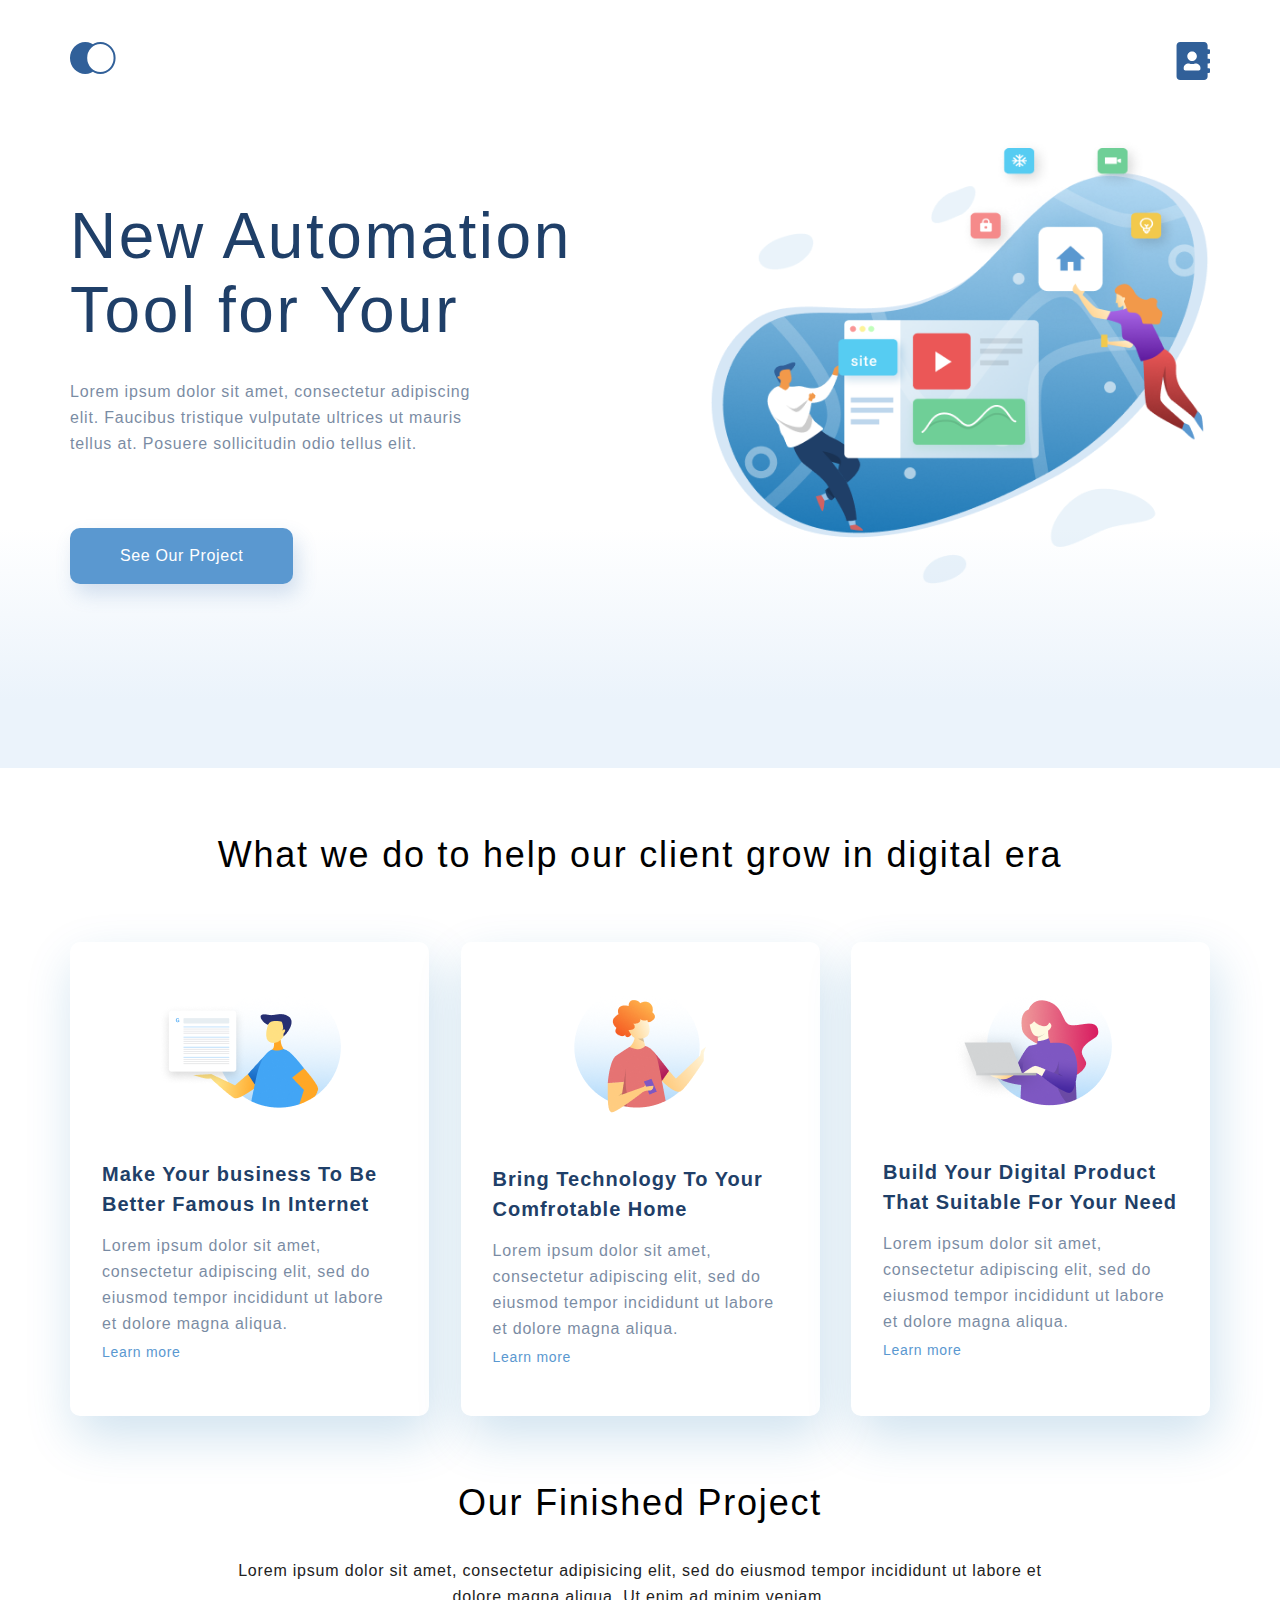
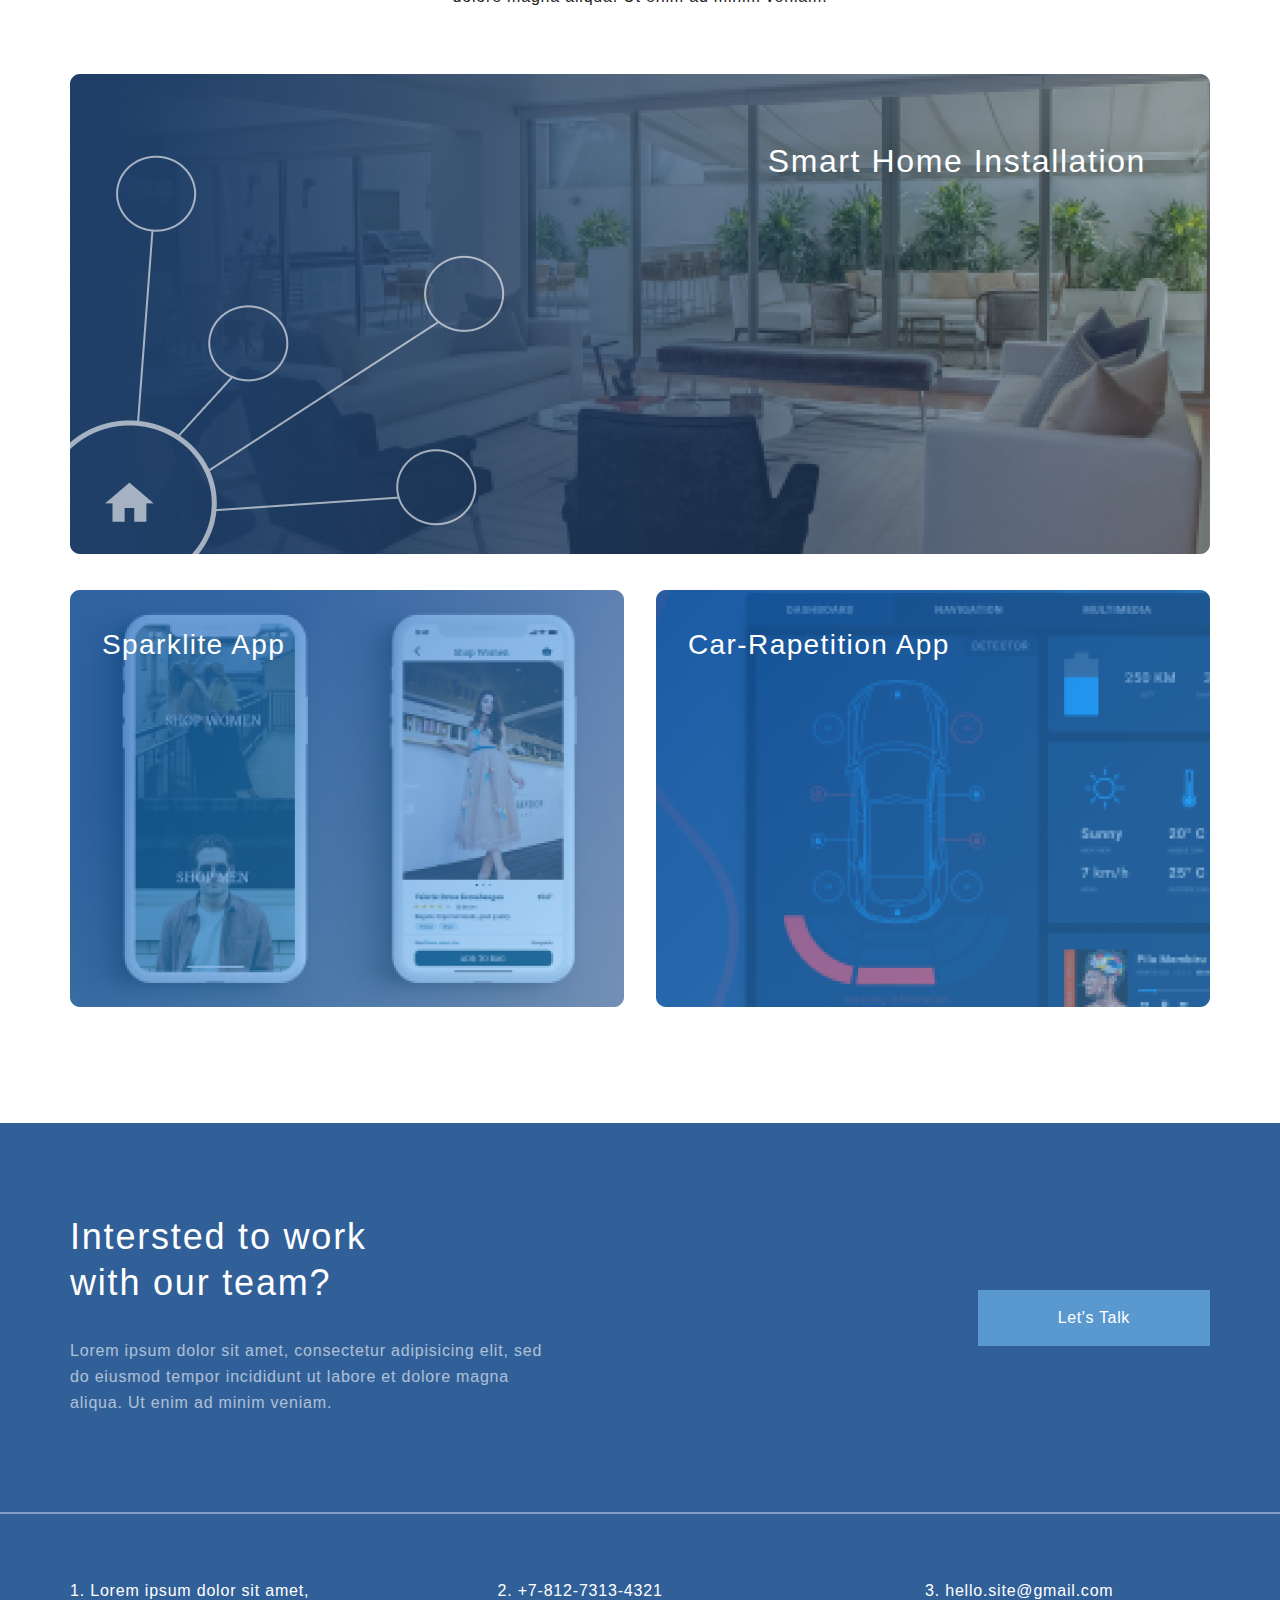
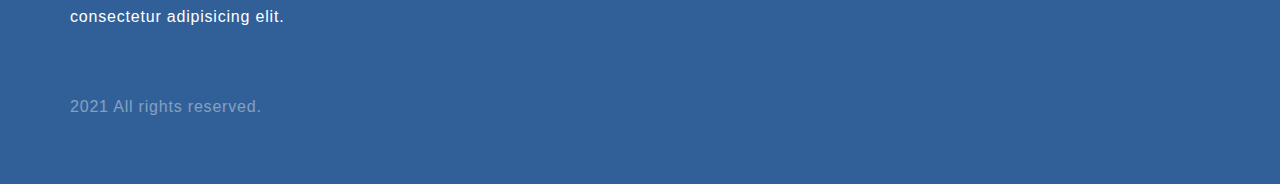
<file: index.html>
<!DOCTYPE html>
<html lang="en">
  <head>
    <meta charset="UTF-8" />
    <meta http-equiv="X-UA-Compatible" content="IE=edge" />
    <meta name="viewport" content="width=device-width, initial-scale=1.0" />
    <title>Главная</title>
    <link rel="stylesheet" href="style.css" />
  </head>
  <body>
    <div class="main-page">
      <div class="container top-box">
        <ul class="header">
          <li>
            <a href="index.html"><img src="img/main.svg" alt="main" /></a>
          </li>
          <li>
            <a href="contacts.html"
              ><img src="img/contact.svg" alt="contact"
            /></a>
          </li>
        </ul>
        <div class="top-info">
          <h1 class="top-heading">New Automation Tool for Your</h1>
          <p class="text top-text">
            Lorem ipsum dolor sit amet, consectetur adipiscing elit. Faucibus
            tristique vulputate ultrices ut mauris tellus at. Posuere
            sollicitudin odio tellus elit.
          </p>
          <a href="#" class="top-button">See Our Project</a>
        </div>
      </div>
    </div>

    <div class="info-page container">
      <h3 class="heading">What we do to help our client grow in digital era</h3>
      <div class="info-page-content">
        <div class="info-page-card">
          <img class="card-img" src="img/card-1.png" alt="card 1" />
          <h4 class="heading-mini">
            Make Your business To Be Better Famous In Internet
          </h4>
          <p class="text">
            Lorem ipsum dolor sit amet, consectetur adipiscing elit, sed do
            eiusmod tempor incididunt ut labore et dolore magna aliqua.
          </p>
          <a class="card-link" href="#">Learn more</a>
        </div>

        <div class="info-page-card">
          <img class="card-img" src="img/card-2.png" alt="card 2" />
          <h4 class="heading-mini">
            Bring Technology To Your Comfrotable Home
          </h4>
          <p class="text">
            Lorem ipsum dolor sit amet, consectetur adipiscing elit, sed do
            eiusmod tempor incididunt ut labore et dolore magna aliqua.
          </p>
          <a class="card-link" href="#">Learn more</a>
        </div>

        <div class="info-page-card">
          <img class="card-img" src="img/card-3.png" alt="card 3" />
          <h4 class="heading-mini">
            Build Your Digital Product That Suitable For Your Need
          </h4>
          <p class="text">
            Lorem ipsum dolor sit amet, consectetur adipiscing elit, sed do
            eiusmod tempor incididunt ut labore et dolore magna aliqua.
          </p>
          <a class="card-link" href="#">Learn more</a>
        </div>
      </div>
    </div>

    <div class="project container">
      <h3 class="heading">Our Finished Project</h3>
      <p class="text text-project">
        Lorem ipsum dolor sit amet, consectetur adipisicing elit, sed do eiusmod
        tempor incididunt ut labore et dolore magna aliqua. Ut enim ad minim
        veniam.
      </p>
      <div class="project-item">
        <img class="project-img" src="img/item-1.png" alt="item-1" />
        <p class="project-text">Smart Home Installation</p>
      </div>
      <div class="project-parent">
        <div class="project-item project-item-margin">
          <img class="project-img" src="img/item-2.png" alt="item-2" />
          <p class="project-text-down">Sparklite App</p>
        </div>

        <div class="project-item">
          <img class="project-img" src="img/item-3.png" alt="item-3" />
          <p class="project-text-down">Car-Rapetition App</p>
        </div>
      </div>
    </div>

    <div class="footer">
      <div class="container">
        <div class="footer-top">
          <div class="footer-info-text">
            <h3 class="heading">Intersted to work with our team?</h3>
            <p class="text footer-text">
              Lorem ipsum dolor sit amet, consectetur adipisicing elit, sed do
              eiusmod tempor incididunt ut labore et dolore magna aliqua. Ut
              enim ad minim veniam.
            </p>
          </div>
          <div class="footer-info-button">
            <form action="contacts.html" target="_blank">
              <button class="footer-button">Let's Talk</button>
            </form>
          </div>
        </div>
      </div>
      <hr class="line" />
      <div class="container">
        <div class="footer-bottom">
          <ol class="footer-contacts">
            <li class="footer-contacts-li">
              Lorem ipsum dolor sit amet, consectetur adipisicing elit.
            </li>
            <li class="footer-contacts-li">
              <a href="tel:+781273134321">+7-812-7313-4321</a>
            </li>
            <li class="footer-contacts-li">
              <a href="mailto:hello.site@gmail.com">hello.site@gmail.com</a>
            </li>
          </ol>
          <div class="rights text">
            <a href="bootstrap.html">2021 All rights reserved.</a>
            <!-- <p>2021 All rights reserved.</p> -->
          </div>
        </div>
      </div>
    </div>
  </body>
</html>
</file>
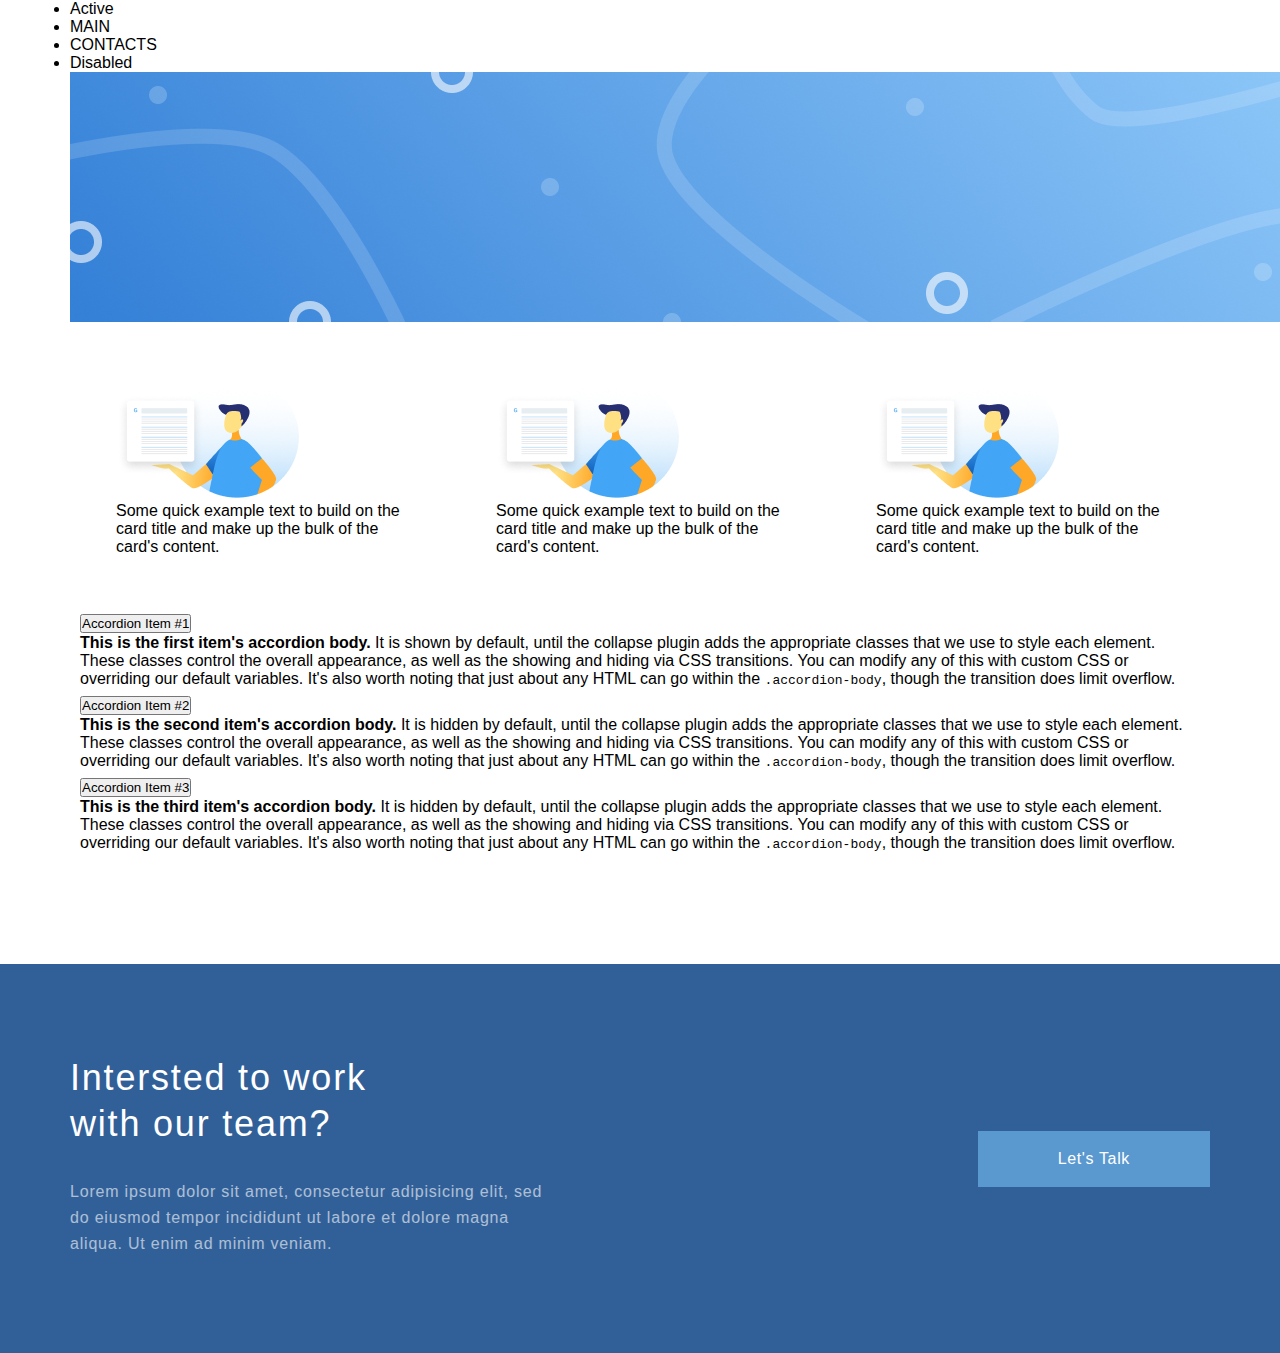
<file: bootstrap.html>
<!DOCTYPE html>
<html lang="en">
  <head>
    <!-- Required meta tags -->
    <meta charset="utf-8" />
    <meta name="viewport" content="width=device-width, initial-scale=1" />
    <link rel="stylesheet" href="style.css" />
    <!-- Bootstrap CSS -->
    <link
      href="https://cdn.jsdelivr.net/npm/bootstrap@5.1.3/dist/css/bootstrap.min.css"
      rel="stylesheet"
      integrity="sha384-1BmE4kWBq78iYhFldvKuhfTAU6auU8tT94WrHftjDbrCEXSU1oBoqyl2QvZ6jIW3"
      crossorigin="anonymous"
    />
    
    <title>BootstrapTest</title>
  </head>
  <body>
    <div class="container">
      <ul class="nav justify-content-end">
        <li class="nav-item">
          <a class="nav-link active" aria-current="page" href=#>Active</a>
        </li>
        <li class="nav-item">
          <a class="nav-link" href="index.html">MAIN</a>
        </li>
        <li class="nav-item">
          <a class="nav-link" href="contacts.html">CONTACTS</a>
        </li>
        <li class="nav-item">
          <a class="nav-link disabled">Disabled</a>
        </li>
      </ul>

      <img src="img/contacts-back.png" class="img-fluid" alt="...">

      <div class="item__cards">
      <div class="card" style="width: 18rem">
        <img src="img/card-1.png" class="card-img-top" alt="..." />
        <div class="card-body">
          <p class="card-text">
            Some quick example text to build on the card title and make up the
            bulk of the card's content.
          </p>
        </div>
      </div>
      <div class="card" style="width: 18rem">
        <img src="img/card-1.png" class="card-img-top" alt="..." />
        <div class="card-body">
          <p class="card-text">
            Some quick example text to build on the card title and make up the
            bulk of the card's content.
          </p>
        </div>
      </div>
      <div class="card" style="width: 18rem">
        <img src="img/card-1.png" class="card-img-top" alt="..." />
        <div class="card-body">
          <p class="card-text">
            Some quick example text to build on the card title and make up the
            bulk of the card's content.
          </p>
        </div>
      </div>
    </div>




    <div class="accordion" id="accordionPanelsStayOpenExample">
      <div class="accordion-item">
        <h2 class="accordion-header" id="panelsStayOpen-headingOne">
          <button class="accordion-button" type="button" data-bs-toggle="collapse" data-bs-target="#panelsStayOpen-collapseOne" aria-expanded="true" aria-controls="panelsStayOpen-collapseOne">
            Accordion Item #1
          </button>
        </h2>
        <div id="panelsStayOpen-collapseOne" class="accordion-collapse collapse show" aria-labelledby="panelsStayOpen-headingOne">
          <div class="accordion-body">
            <strong>This is the first item's accordion body.</strong> It is shown by default, until the collapse plugin adds the appropriate classes that we use to style each element. These classes control the overall appearance, as well as the showing and hiding via CSS transitions. You can modify any of this with custom CSS or overriding our default variables. It's also worth noting that just about any HTML can go within the <code>.accordion-body</code>, though the transition does limit overflow.
          </div>
        </div>
      </div>
      <div class="accordion-item">
        <h2 class="accordion-header" id="panelsStayOpen-headingTwo">
          <button class="accordion-button collapsed" type="button" data-bs-toggle="collapse" data-bs-target="#panelsStayOpen-collapseTwo" aria-expanded="false" aria-controls="panelsStayOpen-collapseTwo">
            Accordion Item #2
          </button>
        </h2>
        <div id="panelsStayOpen-collapseTwo" class="accordion-collapse collapse" aria-labelledby="panelsStayOpen-headingTwo">
          <div class="accordion-body">
            <strong>This is the second item's accordion body.</strong> It is hidden by default, until the collapse plugin adds the appropriate classes that we use to style each element. These classes control the overall appearance, as well as the showing and hiding via CSS transitions. You can modify any of this with custom CSS or overriding our default variables. It's also worth noting that just about any HTML can go within the <code>.accordion-body</code>, though the transition does limit overflow.
          </div>
        </div>
      </div>
      <div class="accordion-item">
        <h2 class="accordion-header" id="panelsStayOpen-headingThree">
          <button class="accordion-button collapsed" type="button" data-bs-toggle="collapse" data-bs-target="#panelsStayOpen-collapseThree" aria-expanded="false" aria-controls="panelsStayOpen-collapseThree">
            Accordion Item #3
          </button>
        </h2>
        <div id="panelsStayOpen-collapseThree" class="accordion-collapse collapse" aria-labelledby="panelsStayOpen-headingThree">
          <div class="accordion-body">
            <strong>This is the third item's accordion body.</strong> It is hidden by default, until the collapse plugin adds the appropriate classes that we use to style each element. These classes control the overall appearance, as well as the showing and hiding via CSS transitions. You can modify any of this with custom CSS or overriding our default variables. It's also worth noting that just about any HTML can go within the <code>.accordion-body</code>, though the transition does limit overflow.
          </div>
        </div>
      </div>
    </div>
  </div>
</div>

    <div class="footer">
      <div class="container">
        <div class="footer-top">
          <div class="footer-info-text">
            <h3 class="heading">Intersted to work with our team?</h3>
            <p class="text footer-text">
              Lorem ipsum dolor sit amet, consectetur adipisicing elit, sed do
              eiusmod tempor incididunt ut labore et dolore magna aliqua. Ut
              enim ad minim veniam.
            </p>
          </div>
          <div class="footer-info-button">
            <form action="contacts.html" target="_blank">
              <button class="footer-button">Let's Talk</button>
            </form>
          </div>
        </div>
      </div>
    </div>

    <script
      src="https://cdn.jsdelivr.net/npm/bootstrap@5.1.3/dist/js/bootstrap.bundle.min.js"
      integrity="sha384-ka7Sk0Gln4gmtz2MlQnikT1wXgYsOg+OMhuP+IlRH9sENBO0LRn5q+8nbTov4+1p"
      crossorigin="anonymous"
    ></script>
  </body>
</html>
</file>
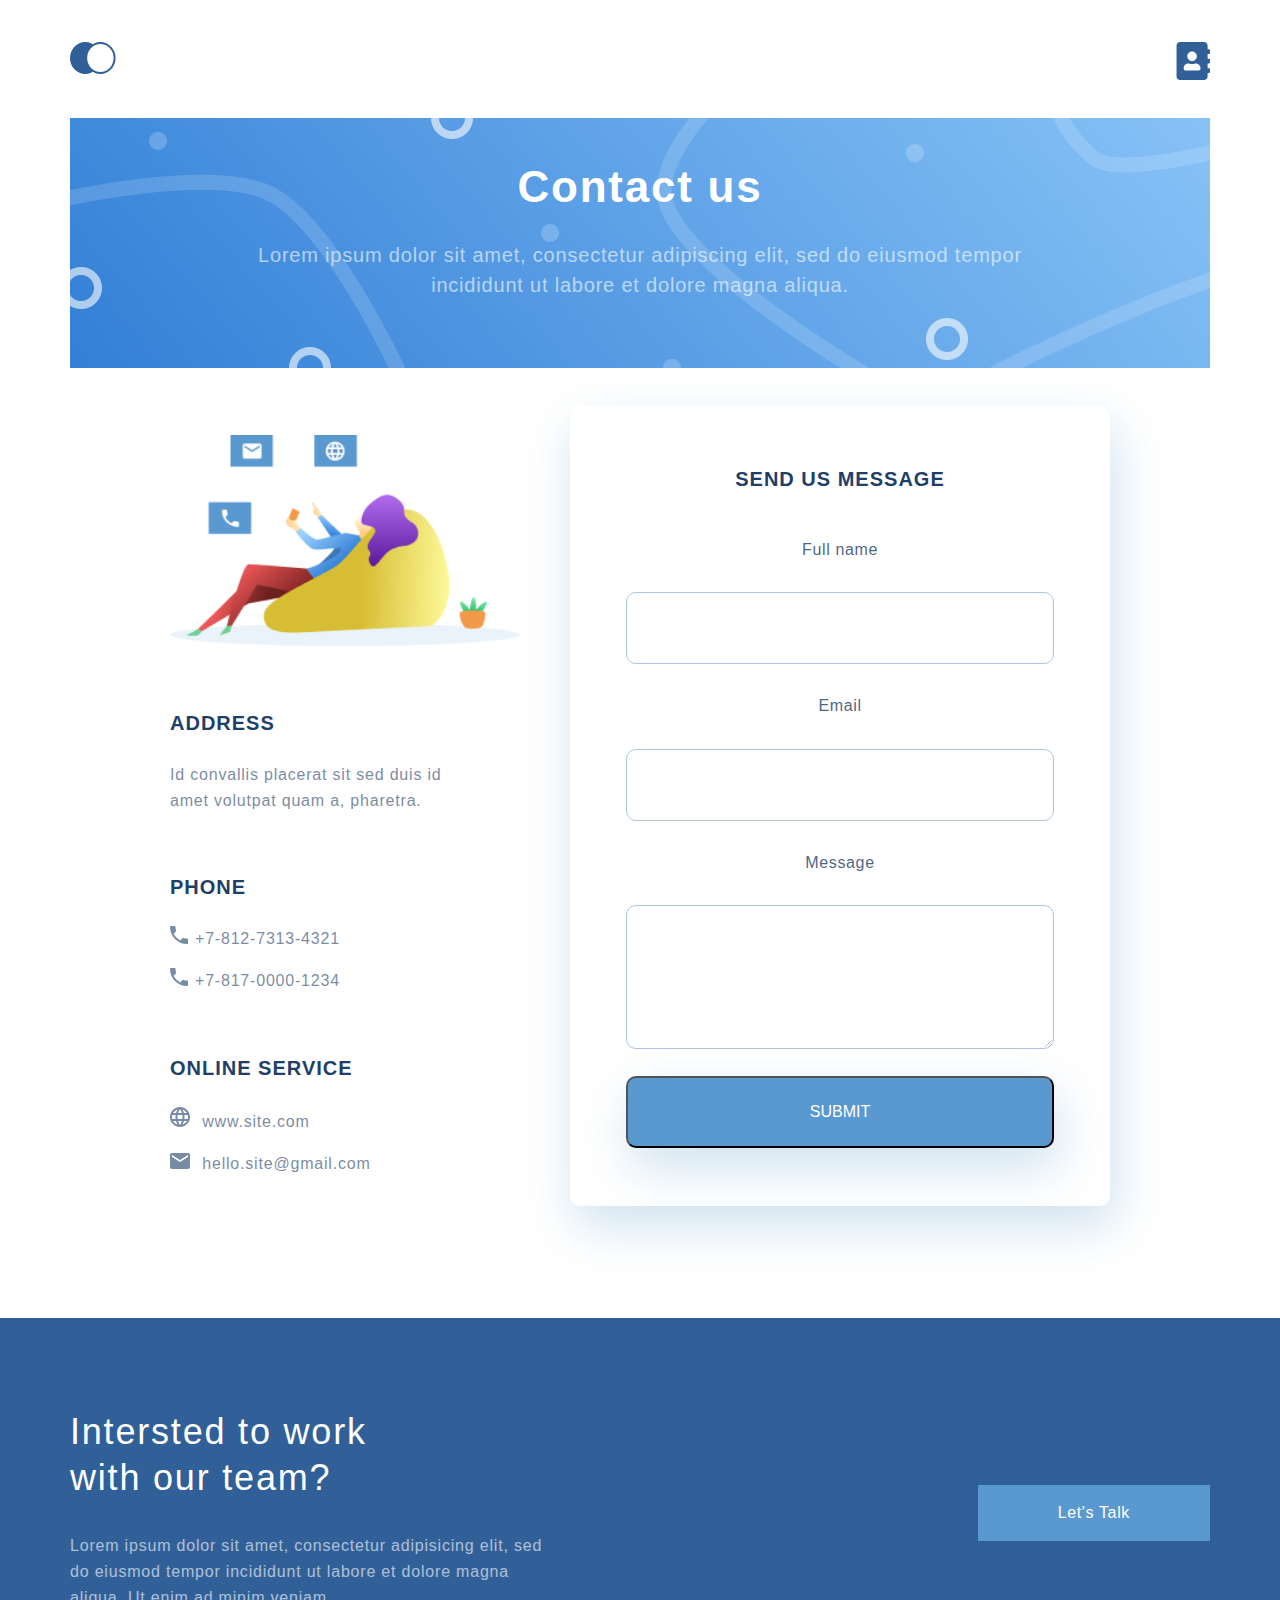
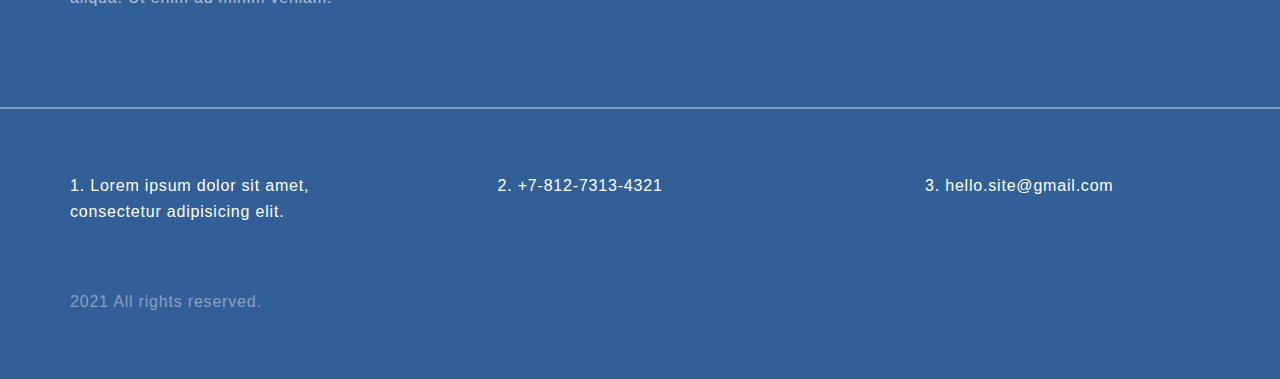
<file: contacts.html>
<!DOCTYPE html>
<html lang="en">
  <head>
    <meta charset="UTF-8" />
    <meta http-equiv="X-UA-Compatible" content="IE=edge" />
    <meta name="viewport" content="width=device-width, initial-scale=1.0" />
    <title>Контакты</title>
    <link rel="stylesheet" href="style.css" />
  </head>
  <body>
    <div class="container">
      <div class="main-menu">
        <ul class="header">
          <li>
            <a href="index.html"><img src="img/main.svg" alt="main" /></a>
          </li>
          <li>
            <a href="contacts.html"
              ><img src="img/contact.svg" alt="contact"
            /></a>
          </li>
        </ul>
      </div>
    </div>

    <div class="header-contact-us">
      <div class="container">
        <div class="cont-back"></div>
        <h2 class="contact-us-heading">Contact us</h2>
        <p class="contact-us-text">
          Lorem ipsum dolor sit amet, consectetur adipiscing elit, sed do
          eiusmod tempor incididunt ut labore et dolore magna aliqua.
        </p>
      </div>
    </div>

    <form action="#" class="container-contacts main">
      <div class="contact-info">
        <div class="contact-img">
          <img src="img/contact-pic.png" alt="contact" />
        </div>
        <div class="contact-address">
          <h4 class="heading-mini">ADDRESS</h4>
          <p class="text">
            Id convallis placerat sit sed duis id amet volutpat quam a,
            pharetra.
          </p>
        </div>
        <div class="contact-phone">
          <h4 class="heading-mini">PHONE</h4>
          <ul class="text">
            <li><a href="tel:+781273134321">+7-812-7313-4321</a></li>
            <li><a href="tel:+781700001234">+7-817-0000-1234</a></li>
          </ul>
        </div>
        <div class="contact-online">
          <h4 class="heading-mini">ONLINE SERVICE</h4>
          <ul class="text">
            <li>
              <a href="https://www.site.com">www.site.com</a>
            </li>
            <li>
              <a href="mailto:hello.site@gmail.com">hello.site@gmail.com</a>
            </li>
          </ul>
        </div>
      </div>
      <div class="contact-form">
        <h4 class="heading-mini">SEND US MESSAGE</h4>
        <p>Full name</p>
        <input class="input-textarea" type="text" />
        <p>Email</p>
        <input class="input-textarea" type="email" />
        <p>Message</p>
        <textarea class="input-textarea message"></textarea>
        <button class="button-contacts" type="submit">SUBMIT</button>
      </div>
    </form>
    <div class="container-contacts">
      <div class="map">
        <script
          async
          src="https://api-maps.yandex.ru/services/constructor/1.0/js/?um=constructor%3A1a77702e21cd202f0cd2a0712f1eec829f31b2befdc2cdaf3171ae927001780c&amp;width=940&amp;height=480&amp;lang=ru_RU&amp;scroll=true"
        ></script>
      </div>
    </div>

    <div class="footer">
      <div class="container">
        <div class="footer-top">
          <div class="footer-info-text">
            <h3 class="heading">Intersted to work with our team?</h3>
            <p class="text footer-text">
              Lorem ipsum dolor sit amet, consectetur adipisicing elit, sed do
              eiusmod tempor incididunt ut labore et dolore magna aliqua. Ut
              enim ad minim veniam.
            </p>
          </div>
          <div class="footer-info-button">
            <form action="contacts.html" target="_blank">
              <button class="footer-button">Let's Talk</button>
            </form>
          </div>
        </div>
      </div>
      <hr class="line" />
      <div class="container">
        <div class="footer-bottom">
          <ol class="footer-contacts">
            <li class="footer-contacts-li">
              Lorem ipsum dolor sit amet, consectetur adipisicing elit.
            </li>
            <li class="footer-contacts-li">
              <a href="tel:+781273134321">+7-812-7313-4321</a>
            </li>
            <li class="footer-contacts-li">
              <a href="mailto:hello.site@gmail.com">hello.site@gmail.com</a>
            </li>
          </ol>
          <div class="rights text">
            <a href="bootstrap.html">2021 All rights reserved.</a>
            <!-- <p>2021 All rights reserved.</p> -->
          </div>
        </div>
      </div>
    </div>
  </body>
</html>
</file>
<file: style.css>
* {
  margin: 0;
  padding: 0;
}
body {
  font-family: sans-serif;
}

a {
  color: inherit;
  text-decoration: none;
}

.text {
  color: #1f3f68;
  font-size: 16px;
  line-height: 26px;
  letter-spacing: 0.05em;
  opacity: 0.6;
}

.text-project {
  width: 75%;
  margin: 32px auto 64px;
  text-align: center;
  color: #222222;
  opacity: 1;
}

.contact-us-heading {
  font-size: 44px;
  line-height: 74px;
  text-align: center;
  letter-spacing: 0.04em;
  color: #ffffff;
  margin-top: 32px;
}

.contact-us-text {
  width: 780px;
  font-size: 20px;
  line-height: 30px;
  text-align: center;
  letter-spacing: 0.04em;
  color: rgba(255, 255, 255, 0.6);
  margin-top: 16px;
  margin-bottom: 106px;
}

.heading-mini {
  font-size: 20px;
  line-height: 30px;
  color: #1f3f68;
  letter-spacing: 0.05em;
  margin-bottom: 14px;
}

.heading {
  /* заголовки h3 */
  font-size: 36px;
  text-align: center;
  font-weight: 300;
  line-height: 46px;
  text-align: center;
  letter-spacing: 0.05em;
}

.container {
  max-width: 1140px;
  margin: 0 auto;
}

.container-contacts {
  max-width: 940px;
  margin: 0 auto;
}

.main-page {
  min-height: 768px;
  background: linear-gradient(
    0deg,
    #ebf3fb 8.84%,
    rgba(152, 195, 232, 0) 31.12%
  );
}

.header-contact-us .container {
  display: flex;
  flex-direction: column;
  align-items: center;
  background-image: url(img/contacts-back.png);
  background-repeat: no-repeat;
  margin-top: 34px;
}

.header {
  display: flex;
  justify-content: space-between;
  list-style-type: none;
  padding-top: 42px;
}

.top-box {
  display: flex;
  flex-direction: column;
  height: 100%;
}

.top-info {
  padding-top: 115px;
  flex-grow: 1;
  background-image: url(img/top-back.png);
  background-repeat: no-repeat;
  background-position: right bottom;
  background-size: 44%;
}

.top-heading {
  font-size: 64px;
  width: 510px;
  font-weight: 300;
  line-height: 74px;
  letter-spacing: 0.04em;
  color: #1f3f68;
  margin-bottom: 32px;
}

.top-text {
  width: 425px;
}

.top-button {
  font-size: 16px;
  line-height: 26px;
  text-align: center;
  letter-spacing: 0.04em;
  color: #ffffff;
  background: #5a98d0;
  box-shadow: 5px 10px 20px rgba(53, 110, 173, 0.2);
  border-radius: 10px;
  padding: 15px 50px;
  display: inline-block;
  margin-top: 71px;
  transition: 0.5s;
}

.info-page {
  padding-top: 64px;
  margin-bottom: 64px;
}

.info-page-content {
  display: flex;
  justify-content: space-between;
  padding-top: 64px;
}

.info-page-card {
  width: 359px;
  padding: 44px 32px;
  box-sizing: border-box;
  background: #ffffff;
  box-shadow: 5px 20px 50px rgba(16, 112, 177, 0.2);
  border-radius: 10px;
  background-color: #ffffff;
  display: flex;
  flex-direction: column;
  transition: 0.5s;
}

.card-img {
  align-self: center;
  margin-bottom: 51px;
}

.card-link {
  font-size: 14px;
  line-height: 30px;
  letter-spacing: 0.05em;
  color: #5a98d0;
}

.project-img {
  width: 100%;
}

.project-item {
  position: relative;
  flex-grow: 1;
}

.project-text {
  font-size: 32px;
  line-height: 46px;
  text-align: right;
  letter-spacing: 0.05em;
  color: #ffffff;
  position: absolute;
  top: 64px;
  right: 64px;
}

.project-parent {
  display: flex;
  margin-top: 32px;
  justify-content: space-between;
}

.project-item-margin {
  margin-right: 32px;
}

.project-text-down {
  font-size: 28px;
  line-height: 46px;
  letter-spacing: 0.05em;
  color: #ffffff;
  position: absolute;
  top: 32px;
  left: 32px;
}

.contact-form {
  width: 540px;
  height: 800px;
  padding: 44px 32px;
  box-sizing: border-box;
  background: #ffffff;
  box-shadow: 5px 20px 50px rgba(16, 112, 177, 0.2);
  border-radius: 10px;
  background-color: #ffffff;
  display: flex;
  flex-direction: column;
  align-items: center;
  justify-content: space-around;
  transition: 0.5s;
}

.contact-info {
  display: flex;
  flex-direction: column;
  justify-content: space-around;
}

.input-textarea {
  height: 72px;
}
.placeholder {
  margin-left: 36px;
}

.footer {
  background: #316099;
}

.footer-top {
  display: flex;
  justify-content: space-between;
  margin-top: 112px;
}

.footer-info-text {
  width: 495px;
}
.footer-info-text .heading {
  width: 340px;
  text-align: start;
  font-size: 36px;
  line-height: 46px;
  letter-spacing: 0.05em;
  color: #ffffff;
  margin-top: 91px;
  margin-bottom: 32px;
}

.footer-text {
  color: #ffffff;
  margin-bottom: 96px;
}

.footer-button {
  font-size: 16px;
  line-height: 26px;
  text-align: center;
  border: 0;
  letter-spacing: 0.04em;
  color: #ffffff;
  background: #5a98d0;
  padding: 15px 80px;

  display: inline-block;
  transition: 0.5s;
}

hr {
  opacity: 0.4;
  border: 1px solid #ffffff;
}

.footer-info-button {
  display: flex;
  align-items: center;
}

.main {
  display: flex;
  justify-content: space-between;
}

.map {
  margin: 50px 0px;
}
.map-img {
  width: 100%;
}

.footer-contacts {
  display: flex;
  justify-content: space-between;
  align-content: center;
  list-style-position: inside;
  font-size: 16px;
  line-height: 26px;
  letter-spacing: 0.05em;
  color: #ffffff;
  margin-top: 64px;
}

.footer-contacts-li {
  flex-basis: 25%;
}

.rights {
  color: #ffffff;
  opacity: 0.4;
  padding-top: 64px;
  padding-bottom: 64px;
}

.headline-two-contacts {
  font-weight: 500;
  font-size: 44px;
  text-align: center;
}

.contact-info h4 {
  margin-bottom: 24px;
}

.contact-info p {
  width: 299px;
}

.contact-phone ul {
  list-style-image: url(img/phone.svg);
  list-style-position: inside;
}

.contact-phone ul > *:not(:last-child) {
  margin-bottom: 16px;
}

.contact-online li:first-child {
  list-style-image: url(img/site.svg);
  list-style-position: inside;
}
.contact-online li:last-child {
  list-style-image: url(img/mail.svg);
  list-style-position: inside;
}
.contact-online ul > *:not(:last-child) {
  margin-bottom: 16px;
}

.input-textarea {
  border: 1px solid #356ead;
  box-sizing: border-box;
  border-radius: 10px;
  opacity: 0.4;
  width: 428px;
  height: 72px;
}

.message {
  height: 144px;
}

.contact-form p {
  font-size: 16px;
  line-height: 30px;
  letter-spacing: 0.04em;
  color: #1f3f68;
  opacity: 0.8;
  text-align: left;
}

.button-contacts {
  background: #5a98d0;
  box-shadow: 5px 20px 50px rgba(16, 112, 177, 0.2);
  border-radius: 10px;
  font-weight: 500;
  font-size: 16px;
  line-height: 26px;
  text-align: center;
  color: #ffffff;
  text-transform: uppercase;
  width: 428px;
  height: 72px;
  transition: 0.5s;
}
.contact-img img {
  width: 350px;
}

@media (min-width: 1025px) {
  .top-button:hover {
    transform: translateY(-3px);
    background: #0d4b81;
    box-shadow: 5px 10px 20px #0a3860;
  }

  .top-button:active {
    transform: translateY(-1px);
    background: #5a98d0;
    box-shadow: 5px 10px 20px rgba(53, 110, 173, 0.2);
  }

  .button-contacts:hover {
    transform: translateY(-3px);
    background: #0d4b81;
    box-shadow: 5px 10px 20px #0a3860;
  }

  .info-page-card:hover {
    box-shadow: 0px 0px 10px 4px #5892c5;
  }

  .footer-button:hover {
    transform: translateY(-3px);
    background: #0d4b81;
    box-shadow: 5px 10px 20px rgb(7, 3, 3);
  }

  .footer-button:active {
    transform: translateY(-1px);
  }
}

@media (max-width: 1024px) {
  .container {
    padding-left: 32px;
    padding-right: 32px;
  }
  .top-info {
    background-position: right bottom;
  }

  .info-page-content {
    flex-direction: column;
    align-items: center;
  }

  .info-page-card {
    margin-bottom: 32px;
  }

  .contact-us-text {
    width: 520px;
  }

  .main {
    flex-direction: column;
    align-items: center;
  }

  .contact-info h4 {
    margin-top: 40px;
  }

  .contact-form {
    margin-top: 64px;
    width: 520px;
    height: 780px;
  }

  .input-textarea {
    width: 412px;
    height: 70px;
  }

  .message {
    height: 140px;
  }

  .button-contacts {
    margin-top: 70px;
    width: 412px;
    height: 70px;
  }

  .footer .container {
    margin-left: 92px;
    margin-right: 92px;
  }

  .footer-info-text {
    width: 336px;
  }

  .footer-info-text .heading {
    margin-top: 47px;
  }

  .footer-text {
    margin-bottom: 64px;
  }

  .footer-button {
    width: 133px;
    padding: 3px 0px 10px;
  }

  .footer-contacts {
    flex-direction: column;
  }
}

@media (max-width: 667px) {
  .header {
    padding-top: 24px;
  }

  .main-page {
    min-height: 376px;
    padding-bottom: 41px;
    box-sizing: border-box;
  }

  .top-info {
    padding-top: 36px;
    display: flex;
    flex-direction: column;
    align-items: center;
    background-image: none;
  }

  .top-heading {
    width: 100%;
    font-size: 32px;
    line-height: 37px;
    margin-bottom: 12px;
    text-align: center;
  }

  .top-text {
    width: 100%;
    text-align: center;
  }

  .top-button {
    font-size: 12px;
    line-height: 26px;
    padding: 0 8px;
  }

  .heading {
    font-size: 24px;
    line-height: 28px;
  }

  .info-page {
    padding-top: 48px;
  }

  .info-page-content {
    padding-top: 32px;
  }

  .info-page-card {
    width: 100%;
  }

  .text-project {
    width: 100%;
  }

  .project-text {
    font-size: 16px;
    line-height: 19px;
    top: 16px;
    right: 16px;
  }

  .project-parent {
    flex-direction: column;
    margin-top: 16px;
  }

  .project-item-margin {
    margin: 0;
    margin-bottom: 16px;
  }

  .project-text-down {
    font-size: 16px;
    top: 16px;
    left: 16px;
  }

  .contact-us-heading {
    font-size: 24px;
    line-height: 28px;
  }

  .contact-us-text {
    width: 341px;
    font-size: 16px;
    line-height: 30px;
    margin-top: 32px;
  }

  .contact-form {
    margin-top: 32px;
    width: 342px;
    height: 514px;
  }

  .input-textarea {
    width: 271px;
    height: 46px;
  }

  .message {
    height: 92px;
  }

  .button-contacts {
    margin-top: 46px;
    width: 271px;
    height: 46px;
  }

  .footer .container {
    margin-left: 92px;
    margin-right: 92px;
  }

  .footer-top {
    flex-direction: column;
    align-items: center;
    margin-top: 64px;
  }

  .footer-info-text {
    max-width: 343px;
  }

  .footer-info-text .heading {
    margin-top: 16px;
    width: 343px;
    font-size: 24px;
    line-height: 28px;
    text-align: center;
  }

  .footer-text {
    text-align: center;
    margin-bottom: 40px;
  }

  .footer .container {
    margin-left: 0;
    margin-right: 0;
  }

  .footer-button {
    width: 108px;
    padding: 0;
    margin-bottom: 41px;
  }

  .footer-contacts {
    margin-top: 32px;
  }

  .rights {
    padding-top: 32px;
    padding-bottom: 32px;
    text-align: center;
  }
}

/* Стили для BootstrapTest */

.item__cards {
  display: flex;
  justify-content: space-around;
  margin-top: 50px;
}

.accordion {
  margin: 50px 10px;
}
</file>
